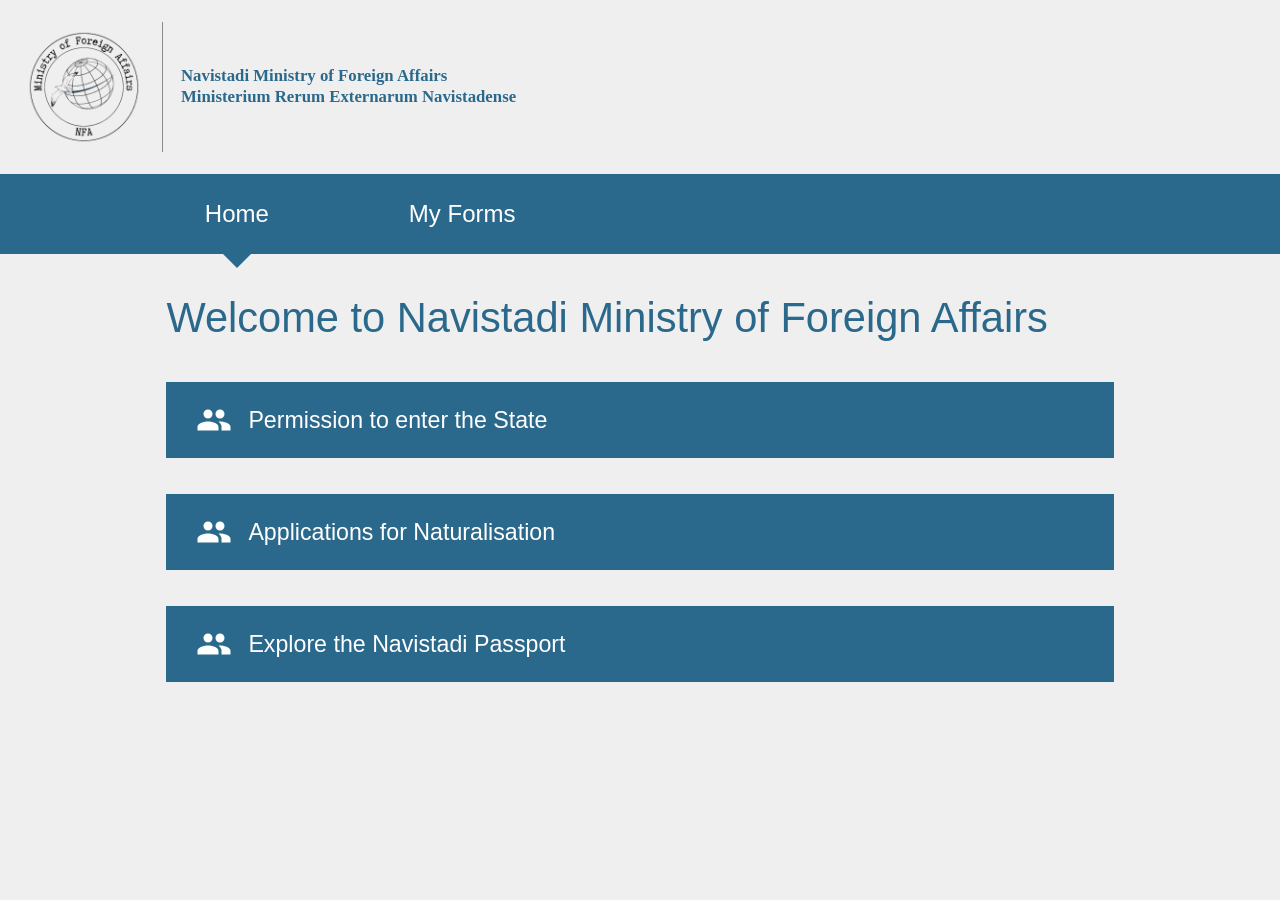
<file: index.html>
<!DOCTYPE html>
<html lang="en">
<head>
  <meta charset="UTF-8">
  <meta name="viewport" content="width=device-width, initial-scale=1">
  <title>NFA - Home</title>
  <link rel="stylesheet" href="styles.css">
</head>
<body>
  <header class="site-header">
    <img id="emblem" src="assets/emblem.png" alt="Navistad emblem">
    <div class="divider"></div>
    <div class="org">
      <strong>Navistadi Ministry of Foreign Affairs</strong>
      <strong>Ministerium Rerum Externarum Navistadense</strong>
    </div>
  </header>

  <nav class="main-nav">
    <a href="index.html" class="active">Home</a>
    <a href="webpages/my-forms.html">My Forms</a>
  </nav>

  <main>
    <h1>Welcome to Navistadi Ministry of Foreign Affairs </h1>

    <div class="service-list">
      <button class="service" data-panel="p1">
        <svg viewBox="0 0 24 24"><path d="M16 11a3 3 0 1 0-3-3 3 3 0 0 0 3 3zm-8 0a3 3 0 1 0-3-3 3 3 0 0 0 3 3zm0 2c-2.3 0-7 1.2-7 3.5V19h14v-2.5C15 14.2 10.3 13 8 13zm8 0c-.3 0-.6 0-1 .1 1.2.8 2 1.9 2 3.4V19h6v-2.5c0-2.3-4.700-3.500-7-3.500z"/></svg>
        Permission to enter the State
      </button>
      <div class="service-panel" id="p1">
        <a href="webpages/entry-permission.html">Short-stay visa application</a>
        <a href="webpages/entry-permission.html">Long-stay visa application</a>
      </div>

      <button class="service" data-panel="p4">
        <svg viewBox="0 0 24 24"><path d="M16 11a3 3 0 1 0-3-3 3 3 0 0 0 3 3zm-8 0a3 3 0 1 0-3-3 3 3 0 0 0 3 3zm0 2c-2.3 0-7 1.2-7 3.5V19h14v-2.5C15 14.2 10.3 13 8 13zm8 0c-.3 0-.6 0-1 .1 1.2.8 2 1.9 2 3.4V19h6v-2.5c0-2.3-4.700-3.500-7-3.500z"/></svg>
        Applications for Naturalisation
      </button>
      <div class="service-panel" id="p4">
        <a href="webpages/naturalisation.html">Apply for naturalisation</a>
      </div>
      <button class="service" data-panel="p5">
        <svg viewBox="0 0 24 24"><path d="M16 11a3 3 0 1 0-3-3 3 3 0 0 0 3 3zm-8 0a3 3 0 1 0-3-3 3 3 0 0 0 3 3zm0 2c-2.3 0-7 1.2-7 3.5V19h14v-2.5C15 14.2 10.3 13 8 13zm8 0c-.3 0-.6 0-1 .1 1.2.8 2 1.9 2 3.4V19h6v-2.5c0-2.3-4.700-3.500-7-3.500z"/></svg>
        Explore the Navistadi Passport
      </button>
      <div class="service-panel" id="p5">
        <a href="webpages/passport.html">Explore the Navistadi Passport</a>
      </div>
    </div>
  </main>

  <script src="scripts.js"></script>
</body>
</html>
</file>
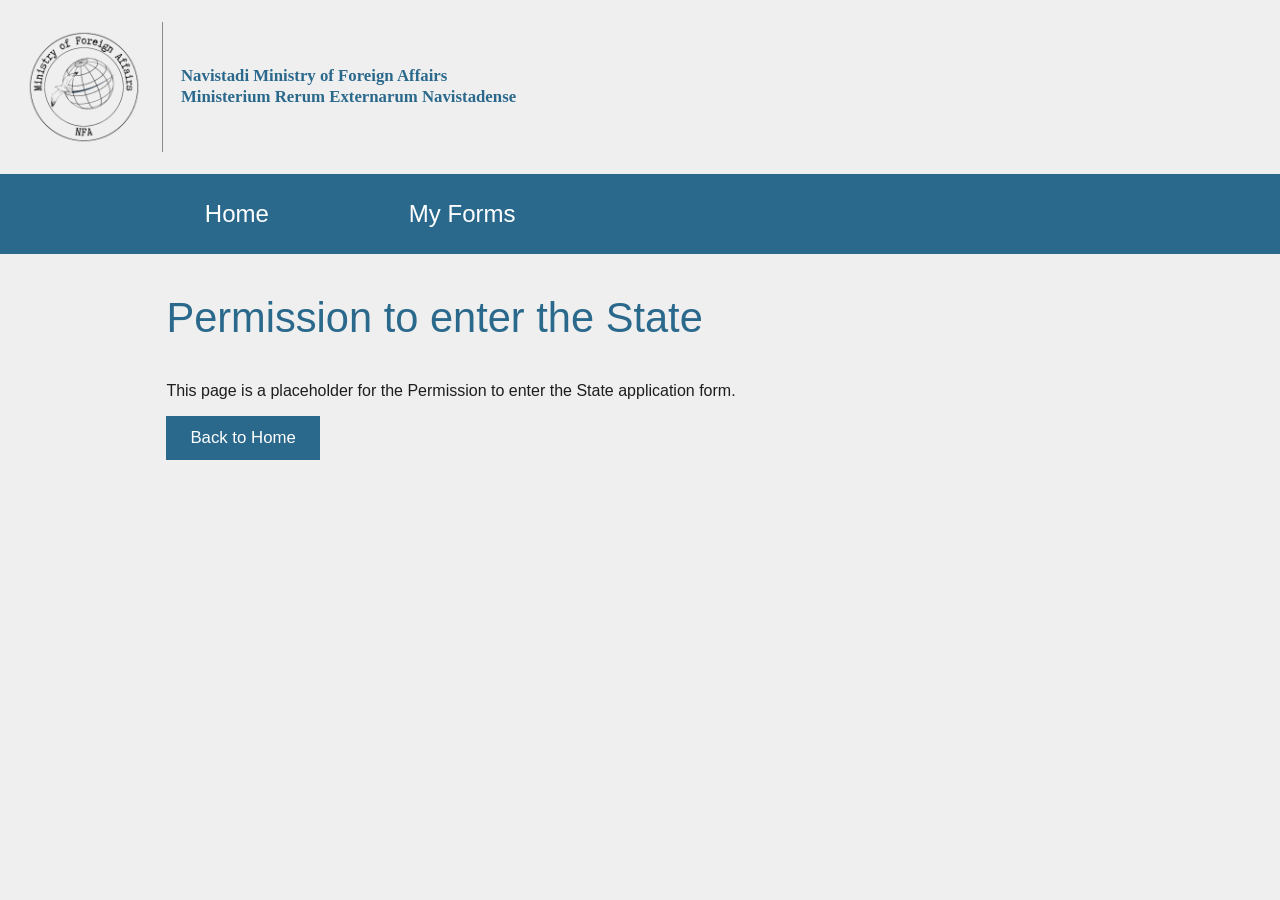
<file: webpages/entry-permission.html>
<!DOCTYPE html>
<html lang="en">
<head>
  <meta charset="UTF-8">
  <meta name="viewport" content="width=device-width, initial-scale=1">
  <title>NFA - Permission to enter the State</title>
  <link rel="stylesheet" href="../styles.css">
</head>
<body>
  <header class="site-header">
    <img id="emblem" src="../assets/emblem.png" alt="Navistad emblem">
    <div class="divider"></div>
    <div class="org">
      <strong>Navistadi Ministry of Foreign Affairs</strong>
      <strong>Ministerium Rerum Externarum Navistadense</strong>
    </div>
  </header>
  <nav class="main-nav">
    <a href="../index.html">Home</a>
    <a href="my-forms.html">My Forms</a>
  </nav>
  <main>
    <h1>Permission to enter the State</h1>
    <p>This page is a placeholder for the Permission to enter the State application form.</p>
    <a class="btn" href="../index.html">Back to Home</a>
  </main>
</body>
</html>
</file>
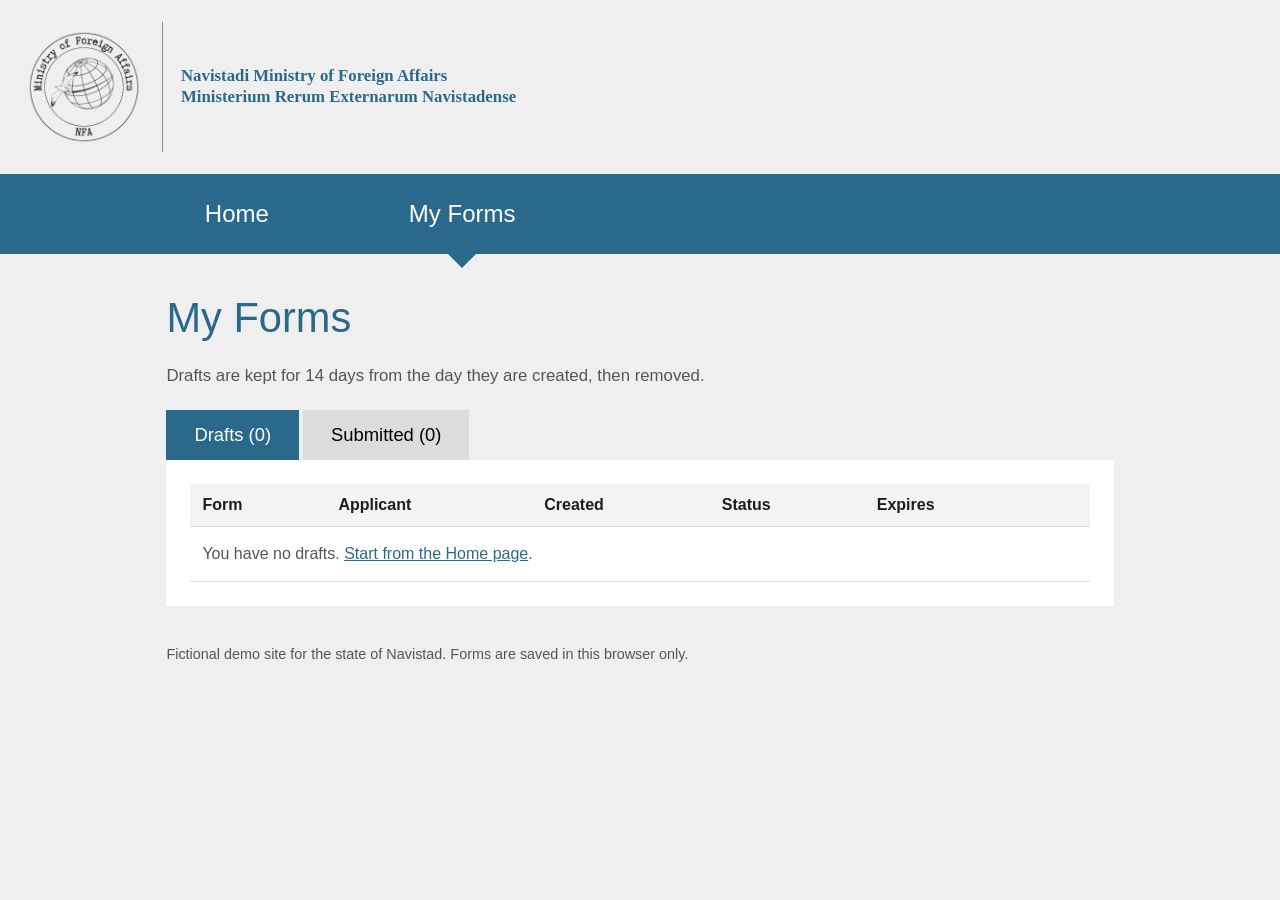
<file: webpages/my-forms.html>
<!DOCTYPE html>
<html lang="en">
<head>
  <meta charset="UTF-8">
  <meta name="viewport" content="width=device-width, initial-scale=1">
  <title>NFA - My Forms</title>
  <link rel="stylesheet" href="../styles.css">
  <link rel="stylesheet" href="../forms.css">
</head>
<body>
  <header class="site-header">
    <img id="emblem" src="../assets/emblem.png" alt="Navistad emblem">
    <div class="divider"></div>
    <div class="org">
      <strong>Navistadi Ministry of Foreign Affairs</strong>
      <strong>Ministerium Rerum Externarum Navistadense</strong>
    </div>
  </header>

  <nav class="main-nav">
    <a href="../index.html">Home</a>
    <a href="my-forms.html" class="active">My Forms</a>
  </nav>

  <main>
    <h1>My Forms</h1>
    <p class="form-note">Drafts are kept for 14 days from the day they are created, then removed.</p>

    <div class="tabs">
      <button class="tab active" data-target="drafts" type="button">Drafts</button>
      <button class="tab" data-target="submitted" type="button">Submitted</button>
    </div>

    <div class="tab-content active" id="drafts">
      <table>
        <thead>
          <tr><th>Form</th><th>Applicant</th><th>Created</th><th>Status</th><th>Expires</th><th></th></tr>
        </thead>
        <tbody id="drafts-body"></tbody>
      </table>
    </div>

    <div class="tab-content" id="submitted">
      <table>
        <thead>
          <tr><th>Form</th><th>Applicant</th><th>Submitted</th><th>Reference</th><th>Status</th><th></th></tr>
        </thead>
        <tbody id="submitted-body"></tbody>
      </table>
    </div>

    <noscript><p>This page needs JavaScript to show your saved forms.</p></noscript>

    <p class="demo-note">Fictional demo site for the state of Navistad. Forms are saved in this browser only.</p>
  </main>

  <script src="../scripts.js"></script>
  <script src="../forms.js"></script>
</body>
</html>
</file>
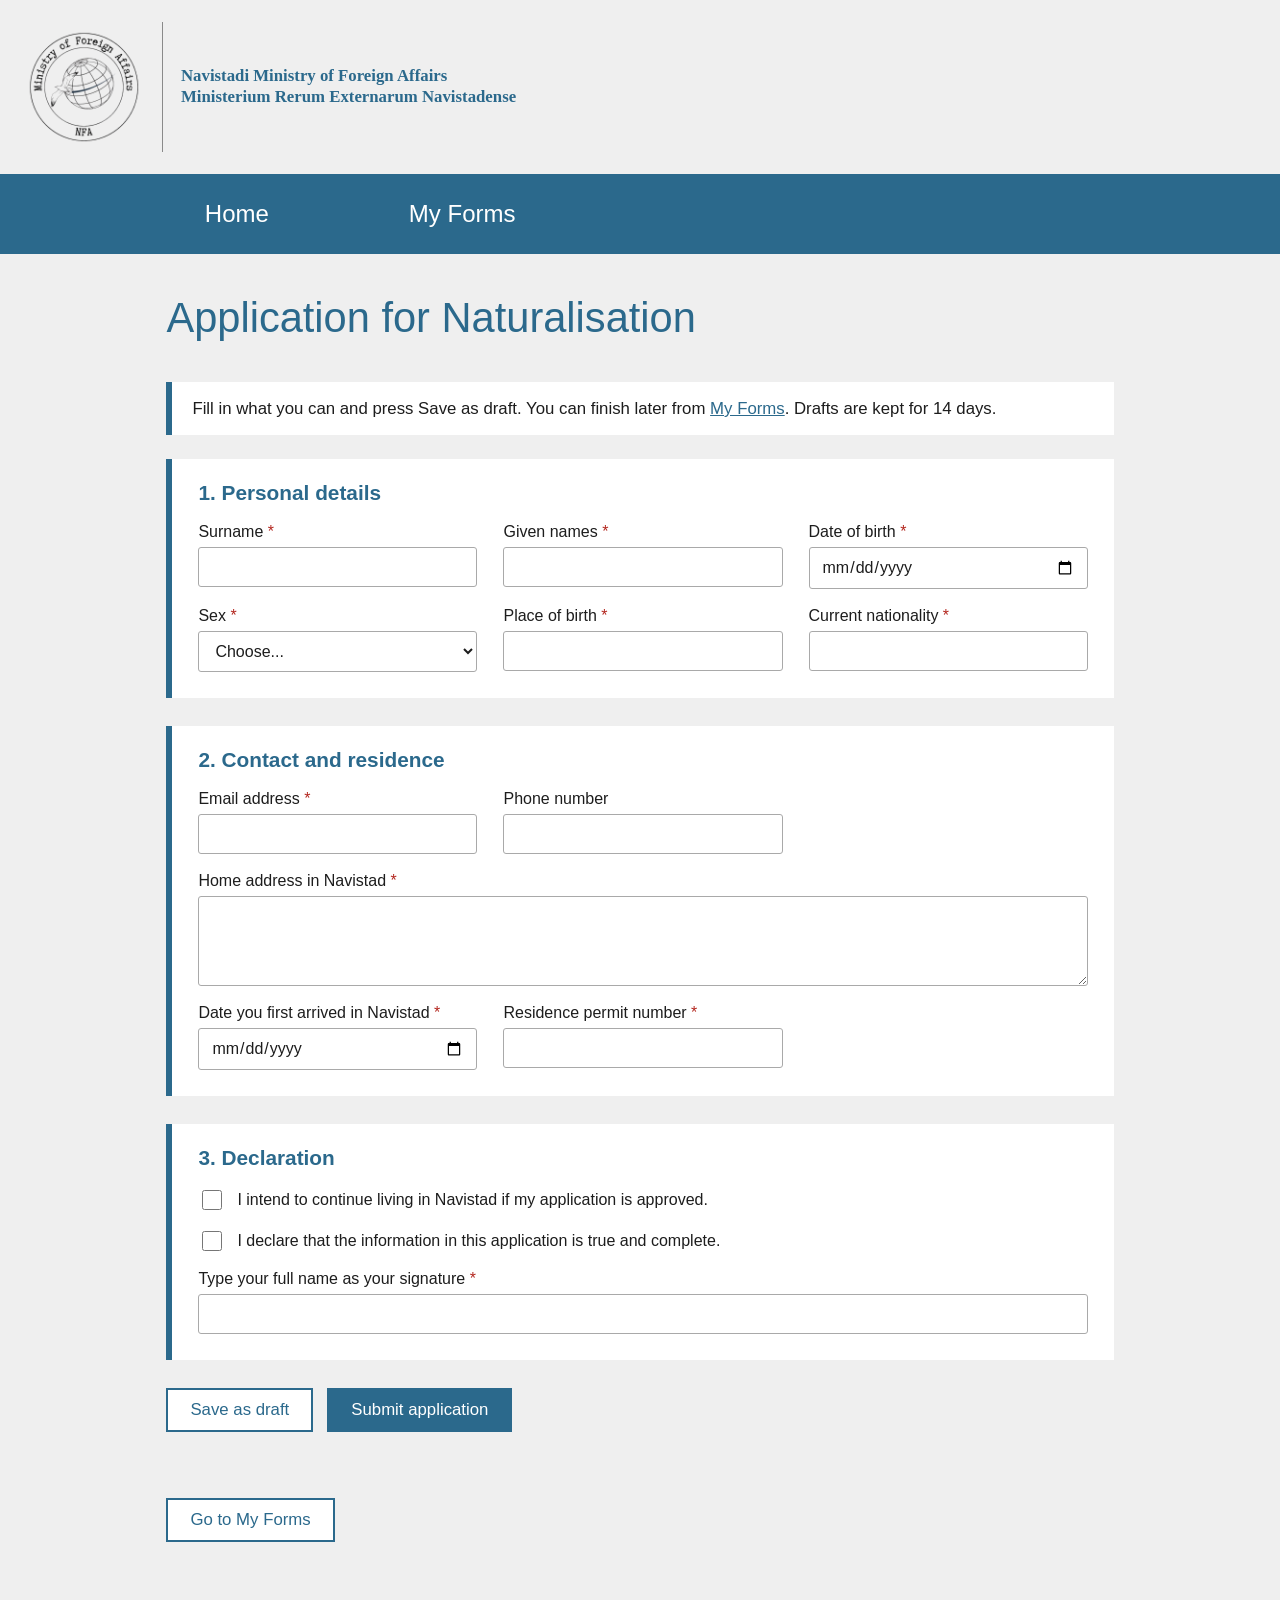
<file: webpages/naturalisation.html>
<!DOCTYPE html>
<html lang="en">
<head>
  <meta charset="UTF-8">
  <meta name="viewport" content="width=device-width, initial-scale=1">
  <title>NFA - Application for Naturalisation</title>
  <link rel="stylesheet" href="../styles.css">
  <link rel="stylesheet" href="../forms.css">
</head>
<body>
  <header class="site-header">
    <img id="emblem" src="../assets/emblem.png" alt="Navistad emblem">
    <div class="divider"></div>
    <div class="org">
      <strong>Navistadi Ministry of Foreign Affairs</strong>
      <strong>Ministerium Rerum Externarum Navistadense</strong>
    </div>
  </header>

  <nav class="main-nav">
    <a href="../index.html">Home</a>
    <a href="my-forms.html">My Forms</a>
  </nav>

  <main>
    <h1>Application for Naturalisation</h1>

    <div class="form-banner" id="form-banner" role="status"></div>

    <form id="app-form" class="app-form" novalidate autocomplete="off">
      <fieldset>
        <legend>1. Personal details</legend>
        <div class="fields">
          <div class="field">
            <label class="req" for="surname">Surname</label>
            <input type="text" id="surname" name="surname" required>
          </div>
          <div class="field">
            <label class="req" for="givenNames">Given names</label>
            <input type="text" id="givenNames" name="givenNames" required>
          </div>
          <div class="field">
            <label class="req" for="dob">Date of birth</label>
            <input type="date" id="dob" name="dob" required>
          </div>
          <div class="field">
            <label class="req" for="sex">Sex</label>
            <select id="sex" name="sex" required>
              <option value="">Choose...</option>
              <option value="Male">Male</option>
              <option value="Female">Female</option>
              <option value="Other">Other</option>
            </select>
          </div>
          <div class="field">
            <label class="req" for="placeOfBirth">Place of birth</label>
            <input type="text" id="placeOfBirth" name="placeOfBirth" required>
          </div>
          <div class="field">
            <label class="req" for="nationality">Current nationality</label>
            <input type="text" id="nationality" name="nationality" required>
          </div>
        </div>
      </fieldset>

      <fieldset>
        <legend>2. Contact and residence</legend>
        <div class="fields">
          <div class="field">
            <label class="req" for="email">Email address</label>
            <input type="email" id="email" name="email" required>
          </div>
          <div class="field">
            <label for="phone">Phone number</label>
            <input type="tel" id="phone" name="phone">
          </div>
          <div class="field wide">
            <label class="req" for="address">Home address in Navistad</label>
            <textarea id="address" name="address" required></textarea>
          </div>
          <div class="field">
            <label class="req" for="arrival">Date you first arrived in Navistad</label>
            <input type="date" id="arrival" name="arrival" required>
          </div>
          <div class="field">
            <label class="req" for="permit">Residence permit number</label>
            <input type="text" id="permit" name="permit" required>
          </div>
        </div>
      </fieldset>

      <fieldset>
        <legend>3. Declaration</legend>
        <label class="check">
          <input type="checkbox" name="intendToReside" required>
          <span>I intend to continue living in Navistad if my application is approved.</span>
        </label>
        <label class="check">
          <input type="checkbox" name="declareTrue" required>
          <span>I declare that the information in this application is true and complete.</span>
        </label>
        <div class="fields">
          <div class="field wide">
            <label class="req" for="signature">Type your full name as your signature</label>
            <input type="text" id="signature" name="signature" required>
          </div>
        </div>
      </fieldset>
    </form>

    <div class="form-actions" id="form-actions">
      <button class="btn secondary" id="btn-save" type="button">Save as draft</button>
      <button class="btn" id="btn-submit" type="button">Submit application</button>
    </div>
    <p class="form-status" id="form-status" role="status" aria-live="polite"></p>

    <noscript><p>This form needs JavaScript to save and submit applications.</p></noscript>

    <a class="btn secondary" href="my-forms.html">Go to My Forms</a>
  </main>

  <script src="../forms.js"></script>
</body>
</html>
</file>
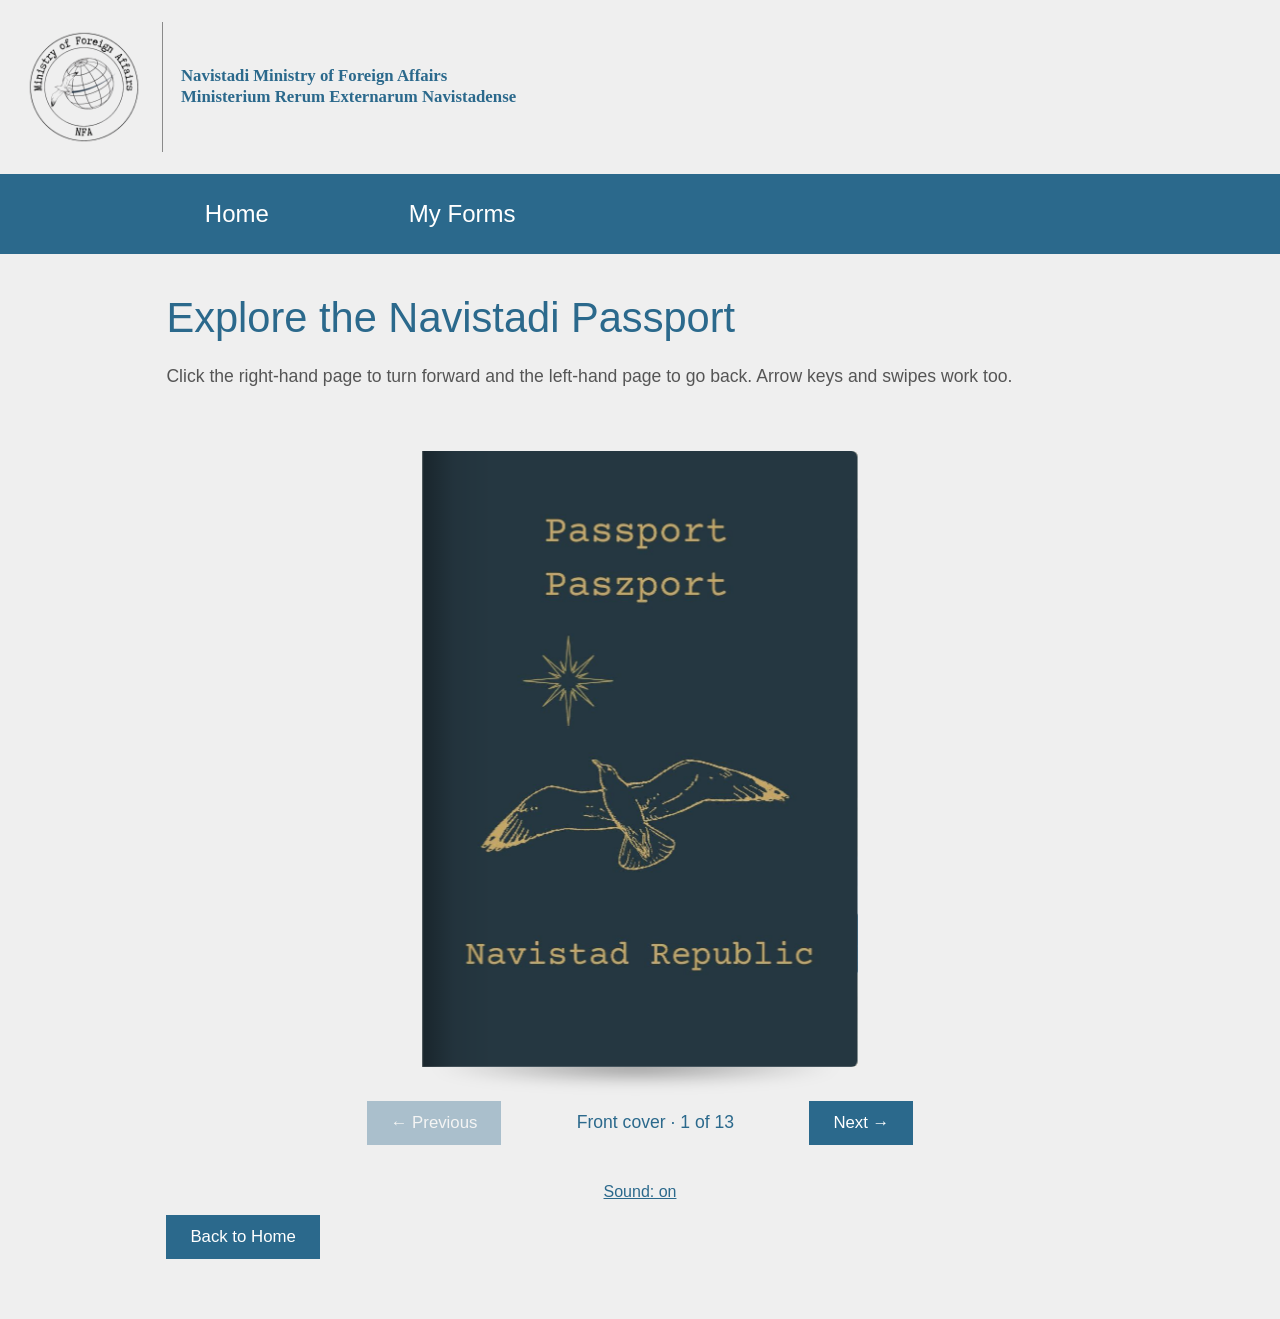
<file: webpages/passport.html>
<!DOCTYPE html>
<html lang="en">
<head>
  <meta charset="UTF-8">
  <meta name="viewport" content="width=device-width, initial-scale=1">
  <title>NFA - Explore the Navistadi Passport</title>
  <link rel="stylesheet" href="../styles.css">
  <link rel="stylesheet" href="../passport.css">
</head>
<body>
  <header class="site-header">
    <img id="emblem" src="../assets/emblem.png" alt="Navistad emblem">
    <div class="divider"></div>
    <div class="org">
      <strong>Navistadi Ministry of Foreign Affairs</strong>
      <strong>Ministerium Rerum Externarum Navistadense</strong>
    </div>
  </header>

  <nav class="main-nav">
    <a href="../index.html">Home</a>
    <a href="my-forms.html">My Forms</a>
  </nav>

  <main>
    <h1>Explore the Navistadi Passport</h1>
    <p class="passport-hint">Click the right-hand page to turn forward and the left-hand page to go back. Arrow keys and swipes work too.</p>

    <section class="passport-stage" aria-label="Navistadi passport viewer">
      <div class="book" id="book" tabindex="0" role="group" aria-label="Navistadi passport. Use the left and right arrow keys to turn pages."></div>

      <div class="pp-controls">
        <button class="btn pp-btn" id="pp-prev" type="button">&larr; Previous</button>
        <span class="pp-label" id="pp-label" aria-live="polite"></span>
        <button class="btn pp-btn" id="pp-next" type="button">Next &rarr;</button>
      </div>

      <p class="pp-note" id="pp-motion-note" hidden>Your device has "reduce motion" switched on, so the pages turn instantly instead of animating.</p>

      <div class="pp-extras">
        <button class="pp-link" id="pp-cover" type="button">Back to cover</button>
        <button class="pp-link" id="pp-sound" type="button" aria-pressed="true"></button>
      </div>
    </section>

    <noscript><p>The passport viewer needs JavaScript to turn its pages.</p></noscript>

    <a class="btn" href="../index.html">Back to Home</a>
  </main>

  <script src="../passport.js"></script>
</body>
</html>
</file>
<file: styles.css>
:root {
  --green: #2b698c;
  --green-dark: #1f455a;
  --bg: #efefef;
  --notice-bg: #f9f9d2;
  --notice-border: #f5f500;
  --notice-text: #ff3d00;
  --text: #1d1d1d;
}

* { box-sizing: border-box; }

body {
  margin: 0;
  font-family: "Segoe UI", Roboto, Arial, sans-serif;
  background: var(--bg);
  color: var(--text);
}

/* Header */
.site-header {
  display: flex;
  align-items: center;
  gap: 18px;
  padding: 22px 24px;
  background: var(--bg);
}
.site-header img { height: 120px; width: auto; }
.site-header .divider { width: 1px; height: 130px; background: #8a8a8a; }
.site-header .org {
  font-family: Georgia, "Times New Roman", serif;
  color: var(--green);
  line-height: 1.25;
  font-size: 1.05rem;
}
.site-header .org strong { display: block; }

/* Navigation */
.main-nav {
  background: var(--green);
  display: flex;
  padding: 0 0 0 clamp(16px, 16vw, 346px);
}
.main-nav a {
  position: relative;
  color: #fff;
  text-decoration: none;
  font-size: 1.5rem;
  padding: 26px 0;
  margin-right: 140px;
}
.main-nav a.active::after {
  content: "";
  position: absolute;
  left: 50%;
  bottom: -14px;
  transform: translateX(-50%);
  border: 14px solid transparent;
  border-top-color: var(--green);
  border-bottom: 0;
}
.main-nav a:hover { text-decoration: underline; }

/* Content */
main { padding: 40px clamp(16px, 13vw, 290px) 60px; }
h1 { color: var(--green); font-size: 2.6rem; font-weight: 500; margin: 0 0 40px; }

/* Service bars */
.service-list { margin-top: 30px; }
.service {
  display: flex;
  align-items: center;
  gap: 16px;
  width: 100%;
  background: var(--green);
  color: #fff;
  border: 0;
  text-align: left;
  font: inherit;
  font-size: 1.45rem;
  padding: 20px 30px;
  margin-bottom: 36px;
  cursor: pointer;
  text-decoration: none;
}
.service:hover { background: var(--green-dark); }
.service svg { flex: none; width: 36px; height: 36px; fill: #fff; }
.service-panel {
  display: none;
  background: #fff;
  margin: -36px 0 36px;
  padding: 20px 30px;
  border-left: 6px solid var(--green);
}
.service-panel.open { display: block; }
.service-panel a { color: var(--green); display: block; margin: 8px 0; font-size: 1.15rem; }

/* My Forms */
.tabs { display: flex; gap: 4px; margin-bottom: 0; }
.tab {
  background: #dcdcdc;
  border: 0;
  padding: 14px 28px;
  font-size: 1.15rem;
  cursor: pointer;
}
.tab.active { background: var(--green); color: #fff; }
.tab-content { display: none; background: #fff; padding: 24px; }
.tab-content.active { display: block; }
table { width: 100%; border-collapse: collapse; }
th, td { text-align: left; padding: 12px; border-bottom: 1px solid #ddd; }
th { background: #f3f3f3; }
.badge { padding: 3px 10px; border-radius: 12px; font-size: 0.9rem; }
.badge.draft { background: #ffe9a8; }
.badge.submitted { background: #c9ecd2; }
.days-left { color: var(--notice-text); font-weight: 600; }

.btn {
  background: var(--green);
  color: #fff;
  border: 0;
  padding: 12px 24px;
  font-size: 1.05rem;
  cursor: pointer;
  text-decoration: none;
  display: inline-block;
}
.btn:hover { background: var(--green-dark); }

.demo-note { font-size: 0.9rem; color: #555; margin-top: 40px; }

@media (max-width: 800px) {
  .main-nav a { margin-right: 40px; font-size: 1.15rem; }
  .service { font-size: 1.1rem; }
}
</file>
<file: forms.css>
/* Application form and My Forms additions. Loaded after styles.css, uses its colour variables. */

/* Make the hidden attribute win over any display rule below */
[hidden] { display: none !important; }

.form-note {
  margin: -16px 0 24px;
  font-size: 1.05rem;
  color: #555;
}

.form-banner {
  margin: 0 0 24px;
  padding: 14px 20px;
  background: #fff;
  border-left: 6px solid var(--green);
  font-size: 1.05rem;
  line-height: 1.5;
}
.form-banner a { color: var(--green); }

/* ---------- Form ---------- */
.app-form fieldset {
  margin: 0 0 28px;
  padding: 22px 26px 8px;
  background: #fff;
  border: 0;
  border-left: 6px solid var(--green);
}
.app-form legend {
  float: left;          /* keeps the heading inside the white box */
  width: 100%;
  padding: 0;
  margin-bottom: 18px;
  font-size: 1.3rem;
  font-weight: 600;
  color: var(--green);
}
.app-form legend + * { clear: both; }

.fields {
  display: grid;
  grid-template-columns: repeat(auto-fit, minmax(240px, 1fr));
  gap: 0 26px;
}
.field {
  display: flex;
  flex-direction: column;
  gap: 6px;
  margin-bottom: 18px;
}
.field.wide { grid-column: 1 / -1; }

.app-form label { font-size: 1rem; }
.app-form label.req::after { content: " *"; color: #b3261e; }

.app-form input[type="text"],
.app-form input[type="email"],
.app-form input[type="tel"],
.app-form input[type="date"],
.app-form select,
.app-form textarea {
  width: 100%;
  padding: 10px 12px;
  font: inherit;
  font-size: 1rem;
  color: var(--text);
  background: #fff;
  border: 1px solid #a9a9a9;
  border-radius: 3px;
}
.app-form textarea { min-height: 90px; resize: vertical; }
.app-form input:focus,
.app-form select:focus,
.app-form textarea:focus {
  outline: 2px solid var(--green);
  outline-offset: 1px;
}
.app-form input:disabled,
.app-form select:disabled,
.app-form textarea:disabled { background: #f3f3f3; color: #444; cursor: default; }

.check {
  display: flex;
  align-items: flex-start;
  gap: 12px;
  margin: 0 0 16px;
  font-size: 1rem;
  line-height: 1.45;
}
.check input { flex: none; width: 20px; height: 20px; margin-top: 2px; accent-color: var(--green); }

.form-actions {
  display: flex;
  flex-wrap: wrap;
  align-items: center;
  gap: 14px;
  margin: 8px 0 14px;
}
.btn.secondary {
  background: #fff;
  color: var(--green);
  box-shadow: inset 0 0 0 2px var(--green);
}
.btn.secondary:hover { background: #e4eef4; }

.form-status { min-height: 1.5em; margin: 0 0 28px; font-weight: 600; color: var(--green); }
.form-status.error { color: #b3261e; }
.form-status a { color: inherit; }

/* ---------- My Forms ---------- */
.actions { white-space: nowrap; }
.row-btn {
  padding: 4px 8px;
  background: none;
  border: 0;
  font: inherit;
  color: var(--green);
  text-decoration: underline;
  cursor: pointer;
}
.row-btn:hover { color: var(--green-dark); }
.row-btn.danger { color: #b3261e; }
.expires.warn { color: var(--notice-text); font-weight: 600; }
.empty { padding: 18px 12px; color: #555; }
.empty a { color: var(--green); }

@media (max-width: 800px) {
  .tab-content { overflow-x: auto; }
  .form-note { font-size: 1rem; }
  .app-form fieldset { padding: 18px 16px 6px; }
}
</file>
<file: passport.css>
/* Navistadi passport flipbook. Loaded after styles.css, uses its colour variables. */

.passport-hint {
  margin: -16px 0 24px;
  font-size: 1.1rem;
  color: #555;
}

.passport-stage {
  display: flex;
  flex-direction: column;
  align-items: center;
  gap: 34px;
  padding: 40px 0 10px;
  overflow-x: clip;
}

/* ---------- The book ---------- */
.book {
  --pw: clamp(120px, 34vw, 440px);   /* width of one page */
  --ph: calc(var(--pw) * 1.4151);    /* page height, matches the PDF pages */
  --turn: 1600ms;                     /* keep in sync with TURN_MS in passport.js */
  --ease: cubic-bezier(.645, .045, .355, 1);

  position: relative;
  width: calc(var(--pw) * 2);
  height: var(--ph);
  perspective: 4000px;
  cursor: pointer;
  touch-action: pan-y;
  user-select: none;
  -webkit-user-select: none;
  -webkit-tap-highlight-color: transparent;
  transition: transform var(--turn) var(--ease);
}
.book:focus-visible { outline: 3px solid var(--green); outline-offset: 12px; }

/* While closed, slide the book left so the cover sits in the middle */
.book[data-state="cover"] { transform: translateX(calc(var(--pw) * -0.5)); }

/* Soft shadow on the "table", shrinks to the cover while closed */
.book::before {
  content: "";
  position: absolute;
  left: 1%;
  right: 1%;
  bottom: -18px;
  height: 36px;
  z-index: -1;
  background: radial-gradient(ellipse at center, rgba(0, 0, 0, .38), transparent 68%);
  filter: blur(7px);
  transition: left var(--turn) var(--ease);
}
.book[data-state="cover"]::before { left: 50%; }

/* ---------- Pages ---------- */
.page-base,
.leaf {
  position: absolute;
  top: 0;
  left: 50%;
  width: 50%;
  height: 100%;
}
.page-base { z-index: 0; }

.leaf {
  transform-origin: left center;
  transform-style: preserve-3d;
  transition: transform var(--turn) var(--ease);
  will-change: transform;
}
.leaf.flipped { transform: rotateY(-180deg); }

/* A little page lift when you hover the page you can turn */
.leaf.next:not(.flipped):hover { transform: rotateY(-5deg); }
.leaf.prev.flipped:hover { transform: rotateY(-175deg); }

.face {
  position: absolute;
  inset: 0;
}
.face,
.page-base {
  border-radius: 0 6px 6px 0;
  background: #ece2cd;
}
.leaf .face {
  -webkit-backface-visibility: hidden;
  backface-visibility: hidden;
}
.face.back {
  transform: rotateY(180deg);
  border-radius: 6px 0 0 6px;
}
.face img,
.page-base img {
  display: block;
  width: 100%;
  height: 100%;
  object-fit: cover;
  border-radius: inherit;
  pointer-events: none;
  -webkit-user-drag: none;
}

/* Shading near the spine, so the pages look bound */
.face::after,
.page-base::after {
  content: "";
  position: absolute;
  top: 0;
  right: 0;
  bottom: 0;
  left: 0;
  border-radius: inherit;
  pointer-events: none;
  background: linear-gradient(to right, rgba(0, 0, 0, .32), rgba(0, 0, 0, .07) 7%, transparent 16%);
}
.face.back::after {
  background: linear-gradient(to left, rgba(0, 0, 0, .32), rgba(0, 0, 0, .07) 7%, transparent 16%);
}

/* Darkening that sweeps over a page while it is mid-turn */
.leaf.turning .face::before {
  content: "";
  position: absolute;
  inset: 0;
  z-index: 1;
  border-radius: inherit;
  pointer-events: none;
  background: linear-gradient(to right, rgba(20, 15, 5, .05), rgba(20, 15, 5, .5));
  animation: turn-shade var(--turn) ease-in-out;
}
.leaf.turning .face.back::before {
  background: linear-gradient(to left, rgba(20, 15, 5, .05), rgba(20, 15, 5, .5));
}
@keyframes turn-shade {
  0%   { opacity: 0; }
  50%  { opacity: 1; }
  100% { opacity: 0; }
}

/* ---------- Controls ---------- */
.pp-controls {
  display: flex;
  align-items: center;
  justify-content: center;
  flex-wrap: wrap;
  gap: 16px 24px;
}
.pp-label {
  min-width: 260px;
  text-align: center;
  font-size: 1.1rem;
  color: var(--green);
}
.pp-btn:disabled { opacity: .35; cursor: default; }
.pp-btn:disabled:hover { background: var(--green); }

.pp-note {
  margin: 0;
  max-width: 560px;
  text-align: center;
  font-size: .95rem;
  color: #555;
}

.pp-extras { display: flex; gap: 28px; }
.pp-link {
  background: none;
  border: 0;
  padding: 4px 0;
  font: inherit;
  font-size: 1rem;
  color: var(--green);
  text-decoration: underline;
  cursor: pointer;
}
.pp-link:hover { color: var(--green-dark); }

@media (max-width: 800px) {
  .passport-hint { font-size: 1rem; }
  /* Let the book use the full phone width instead of the padded content column */
  .passport-stage { margin-inline: calc(-1 * clamp(16px, 13vw, 290px)); }
  .book { --pw: min(44vw, 300px); }
  .pp-label { min-width: 0; width: 100%; order: -1; }
}

@media (prefers-reduced-motion: reduce) {
  .book { --turn: 20ms; }
  .leaf.turning .face::before { animation: none; }
}
</file>
